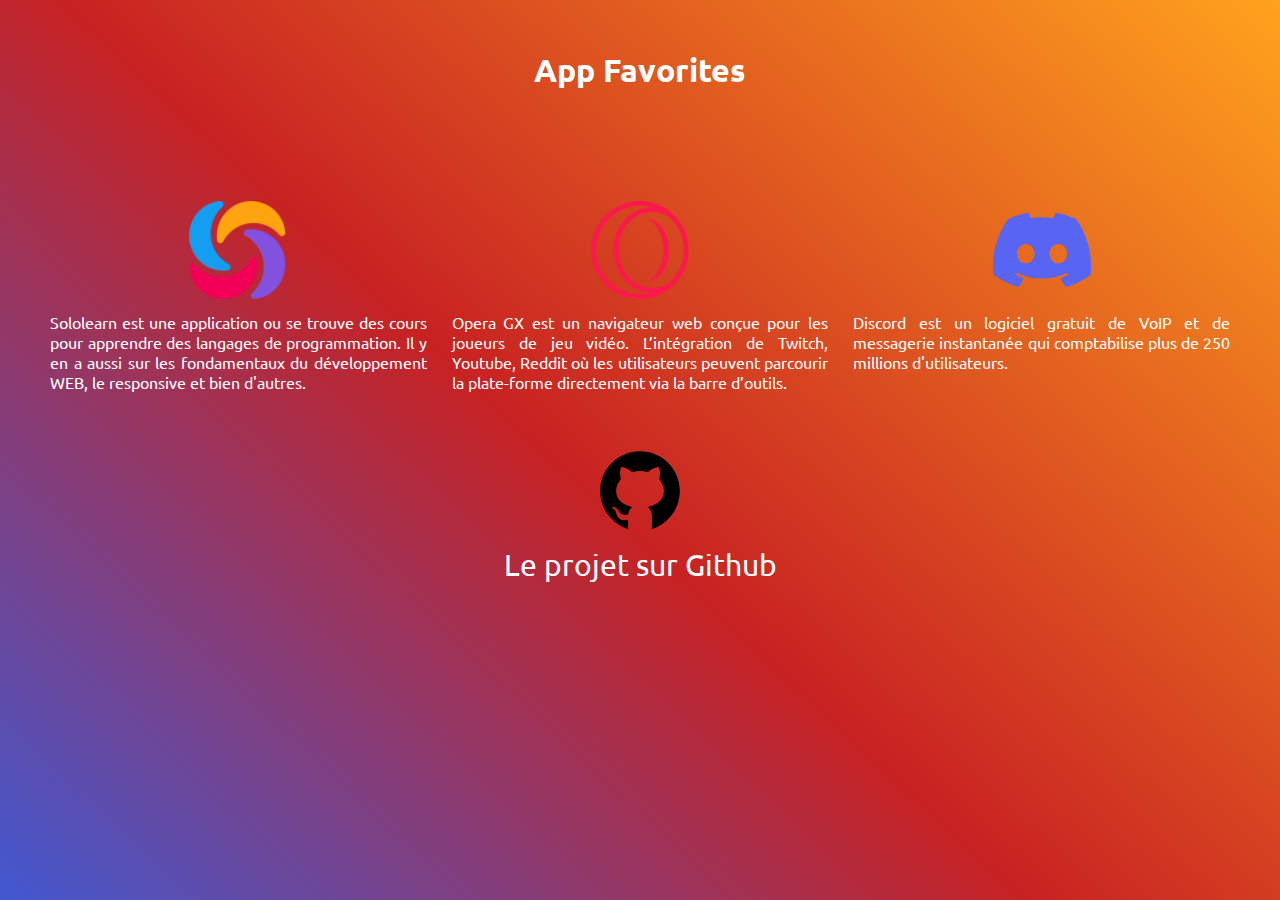
<file: index.html>
<!DOCTYPE html>
<html lang="fr">
<head>
    <meta charset="UTF-8">
    <meta http-equiv="X-UA-Compatible" content="IE=edge">
    <meta name="viewport" content="width=device-width, initial-scale=1.0">
    <title>App Favorites</title>
    <link rel="stylesheet" href="styles.css" type="text/css">
    <link rel="preconnect" href="https://fonts.googleapis.com">
    <link rel="preconnect" href="https://fonts.gstatic.com" crossorigin>
    <link href="https://fonts.googleapis.com/css2?family=Ubuntu&display=swap" rel="stylesheet">
</head>
<body>
    <header>
        <h1>App Favorites</h1>
    </header>
    <main>
        <div class="apps">
            <div class="sololearn">
                <a href="sololearn.html"><img src="img/SoloLearn_logo.svg.png" alt="" class="flip"></a>
                <p>Sololearn est une application ou se trouve des cours pour apprendre des langages de programmation. Il y en a aussi sur les fondamentaux du développement WEB, le responsive et bien d'autres.</p>
            </div>
            <div class="operagx">
                <a href="operagx.html"><img src="img/operagxicon.png" alt="" class="flip2"></a>
                <p>Opera GX est un navigateur web conçue pour les joueurs de jeu vidéo. L’intégration de Twitch, Youtube, Reddit où les utilisateurs peuvent parcourir la plate-forme directement via la barre d’outils.</p>
            </div>
            <div class="discord">
                <a href="discord.html"><img src="img/discord-mark-blue.svg" alt="" class="flip2"></a>
                <p>Discord est un logiciel gratuit de VoIP et de messagerie instantanée qui comptabilise plus de 250 millions d'utilisateurs.</p>
            </div>
        </div>
    </main>
    <footer>
        <div class="github">
            <a href="https://github.com/christopher-cornet/app-favorites" target="_blank"><img src="img/github.svg" alt="" class="flip2"></a>
        </div>
        <div class="paragraph">
            <p>Le projet sur Github</p>
        </div>
    </footer>
</body>
</html>
</file>
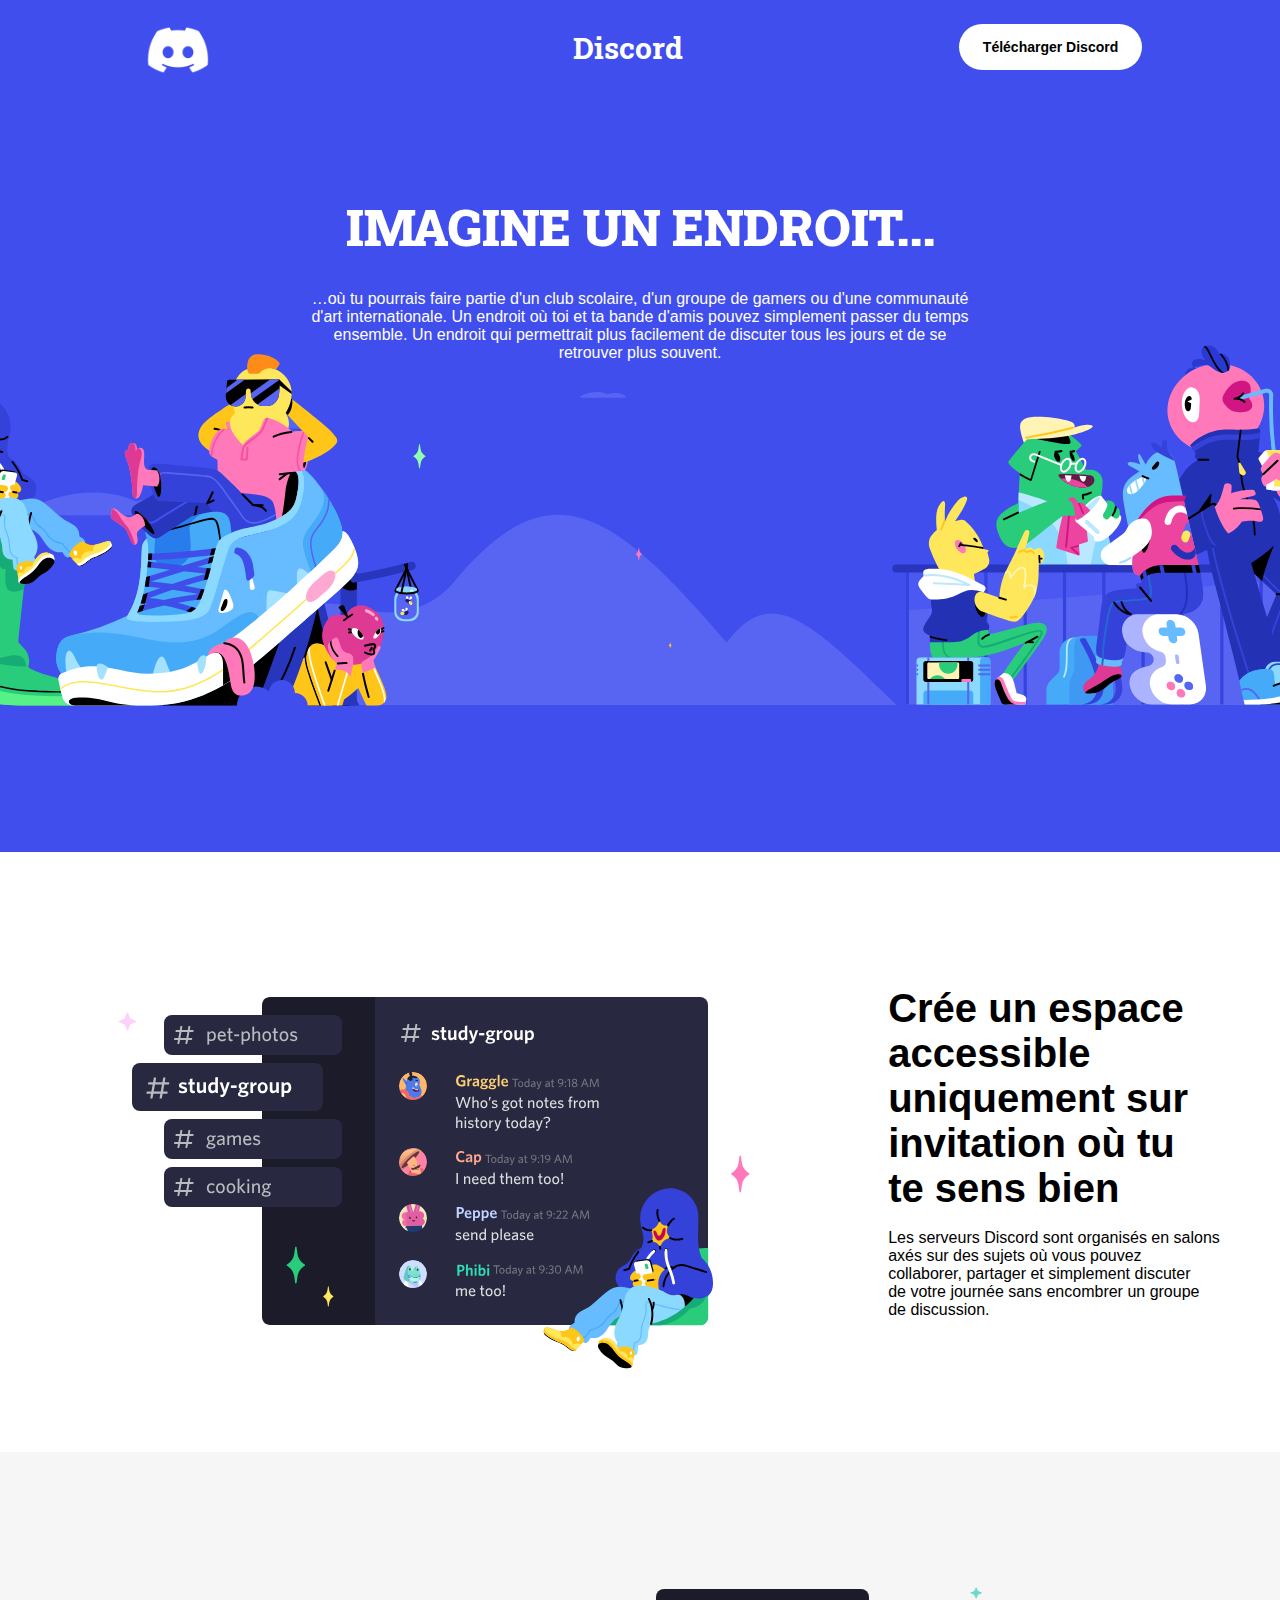
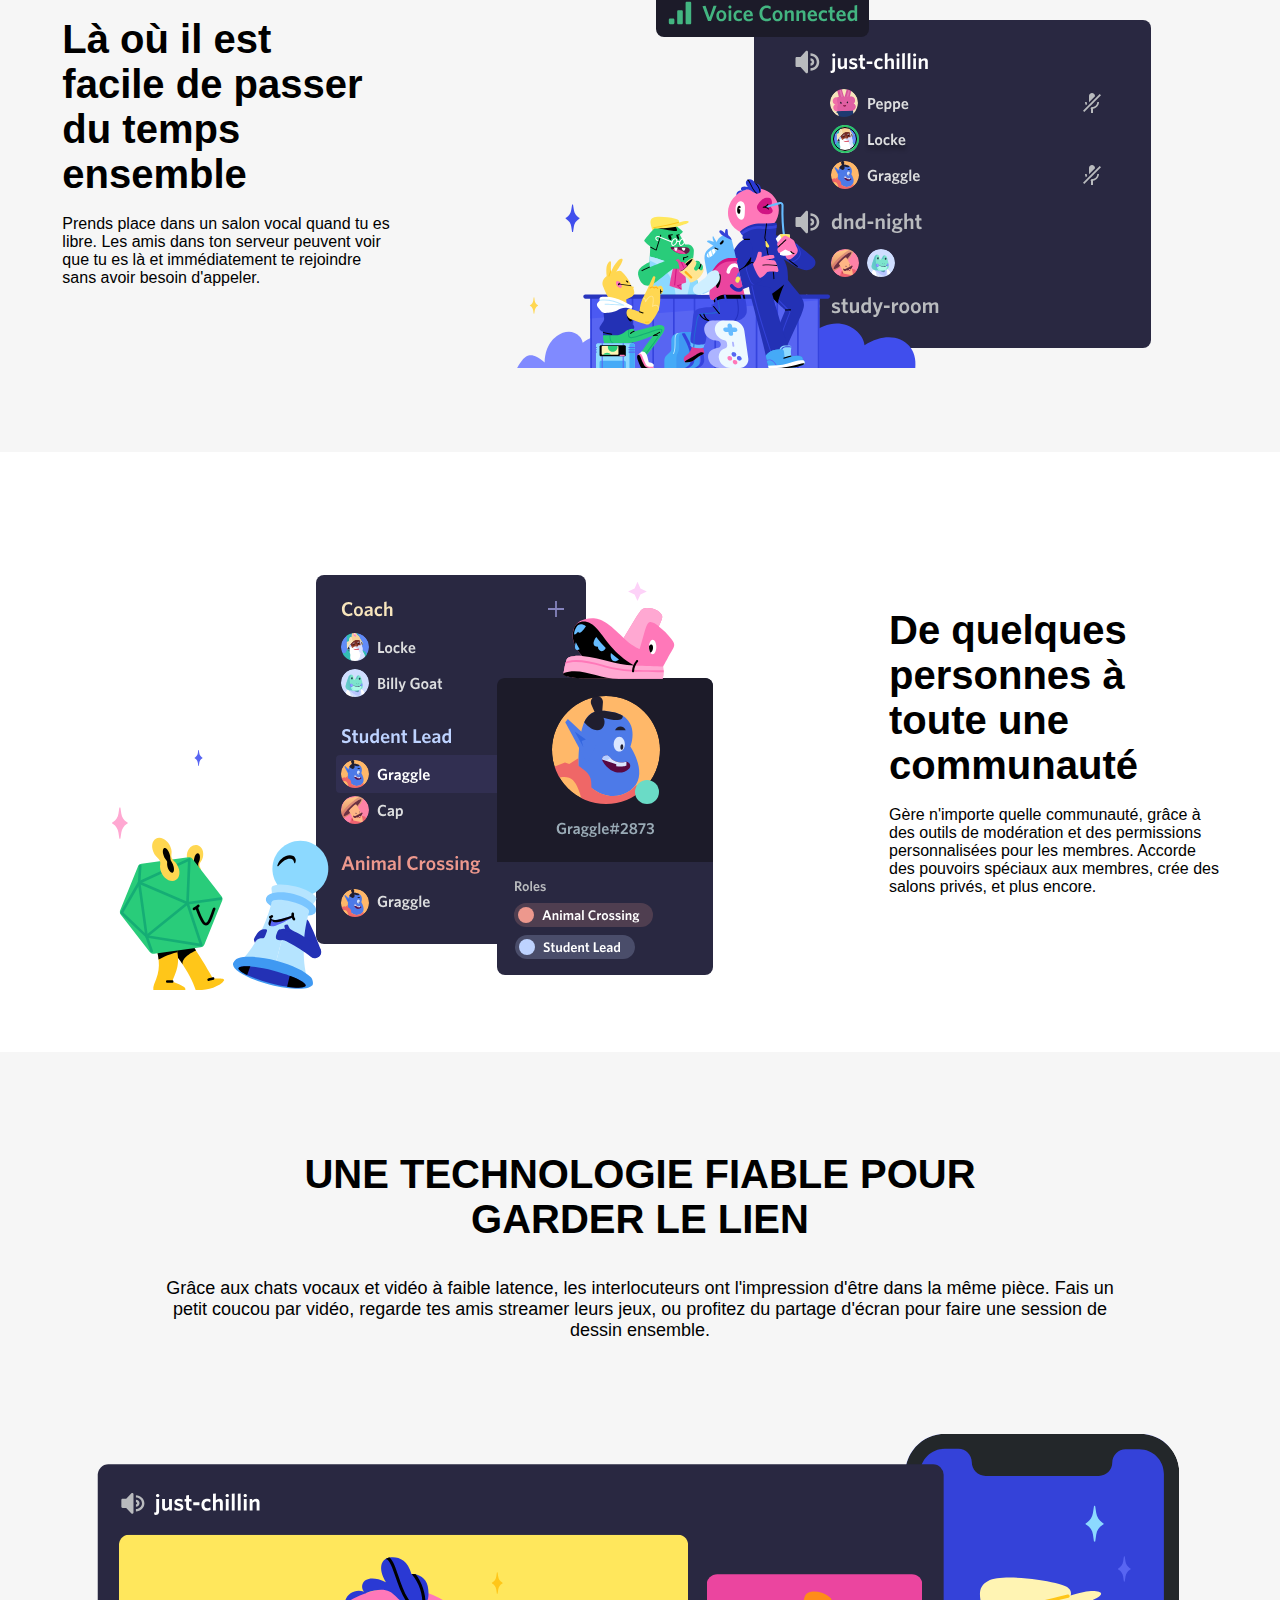
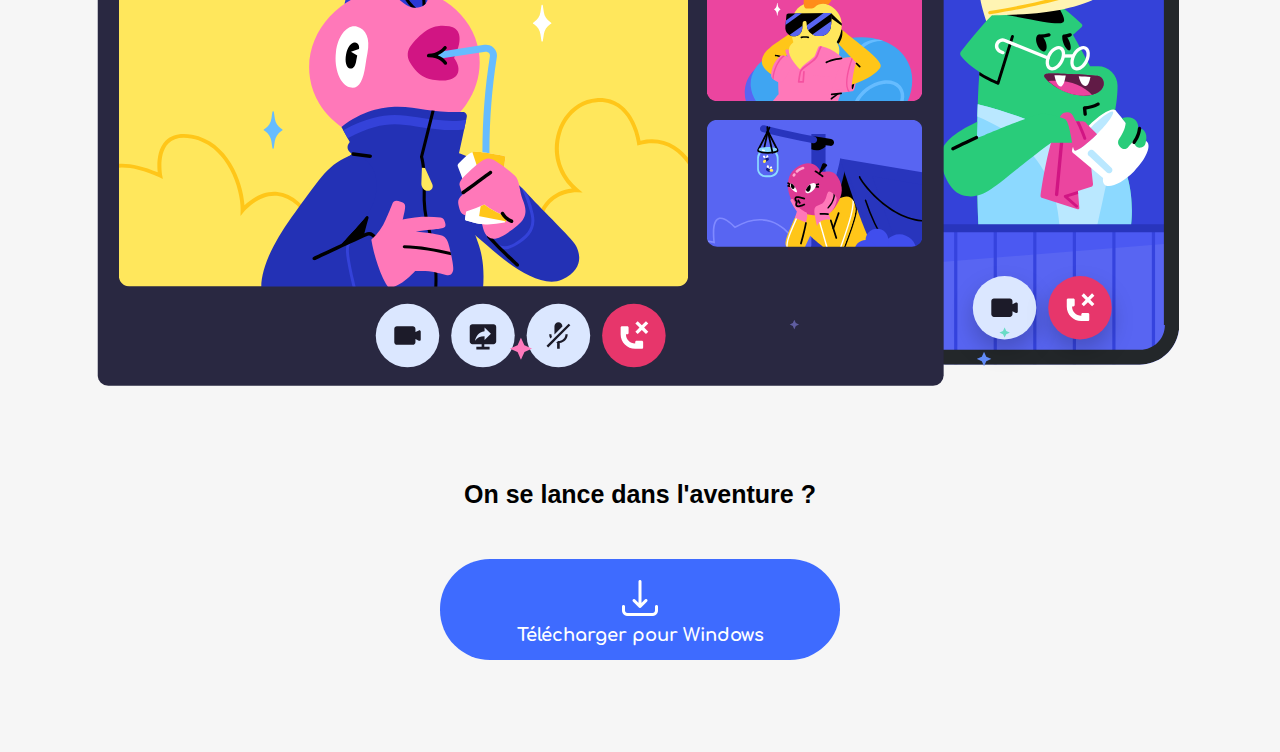
<file: discord.html>
<!DOCTYPE html>
<html lang="fr">
<head>
    <meta charset="UTF-8">
    <meta http-equiv="X-UA-Compatible" content="IE=edge">
    <meta name="viewport" content="width=device-width, initial-scale=1.0">
    <title>Discord | LE lieu pour discuter et se retrouver</title>
    <link rel="stylesheet" href="discord.css" type="text/css">
    <link rel="icon" href="img/discordcircle.png">
</head>
<body>
    <header>
        <div class="navbar">
            <div class="img-discord">
                <a href="index.html"><img src="img/discordicon.png" alt="" class="flip"></a>
            </div>
            <div class="discord">
                <p><b>Discord</b></p>
            </div>
            <div class="right">
                <button class="btndiscord">
                    <a href="https://discord.com/"><p><b>Télécharger Discord</b></p></a>
                </button>
            </div>
        </div>
        <div class="lowheader">
            <h1><b>IMAGINE UN ENDROIT...</b></h1>
            <p>…où tu pourrais faire partie d'un club scolaire, d'un groupe de gamers ou d'une communauté <br> d'art internationale. Un endroit où toi et ta bande d'amis pouvez simplement passer du temps <br> ensemble. Un endroit qui permettrait plus facilement de discuter tous les jours et de se <br> retrouver plus souvent.</p>
            <img src="img/discord0.svg" alt="" class="discord0">
            <img src="img/discord1.svg" alt="" class="discord1">
            <img src="img/discord2.svg" alt="" class="discord2">
        </div>
    </header>
    <main>
        <div class="square">
            <img src="img/discord3.svg" alt="" class="discord3">
            <p><span><b>Crée un espace <br> accessible <br> uniquement sur <br> invitation où tu <br> te sens bien</b></span> <br><br> Les serveurs Discord sont organisés en salons <br> axés sur des sujets où vous pouvez <br> collaborer, partager et simplement discuter <br> de votre journée sans encombrer un groupe <br> de discussion.</p>
        </div>
        <div class="square2">
            <p><span><b>Là où il est <br> facile de passer <br> du temps <br> ensemble</b></span> <br><br> Prends place dans un salon vocal quand tu es <br> libre. Les amis dans ton serveur peuvent voir <br> que tu es là et immédiatement te rejoindre <br> sans avoir besoin d'appeler.</p>
            <img src="img/discord4.svg" alt="" class="discord4">
        </div>
        <div class="square3">
            <img src="img/discord5.svg" alt="" class="discord5">
            <p><span><b>De quelques <br> personnes à <br> toute une <br> communauté</b></span> <br><br> Gère n'importe quelle communauté, grâce à <br> des outils de modération et des permissions <br> personnalisées pour les membres. Accorde <br> des pouvoirs spéciaux aux membres, crée des <br> salons privés, et plus encore.</p>
        </div>
        <div class="square4">
            <p><span><b>UNE TECHNOLOGIE FIABLE POUR <br> GARDER LE LIEN</b></span></p> <br><br> <p>Grâce aux chats vocaux et vidéo à faible latence, les interlocuteurs ont l'impression d'être dans la même pièce. Fais un <br> petit coucou par vidéo, regarde tes amis streamer leurs jeux, ou profitez du partage d'écran pour faire une session de <br> dessin ensemble.</p>
            <div class="square4image">
                <img src="img/discord6.svg" alt="" class="discord6">
            </div>
            <img src="img/discord7.svg" alt="" class="discord7">
            <p class="adventure"><b>On se lance dans l'aventure ?</b></p>
            <div class="btndownload">
                <button class="downloaddiscord">
                    <a href="https://discord.com/"><img src="img/downloadicon.png" alt=""><p><b>Télécharger pour Windows</b></p></a>
                </button>
            </div>
        </div>
    </main>
</body>
</html>
</file>
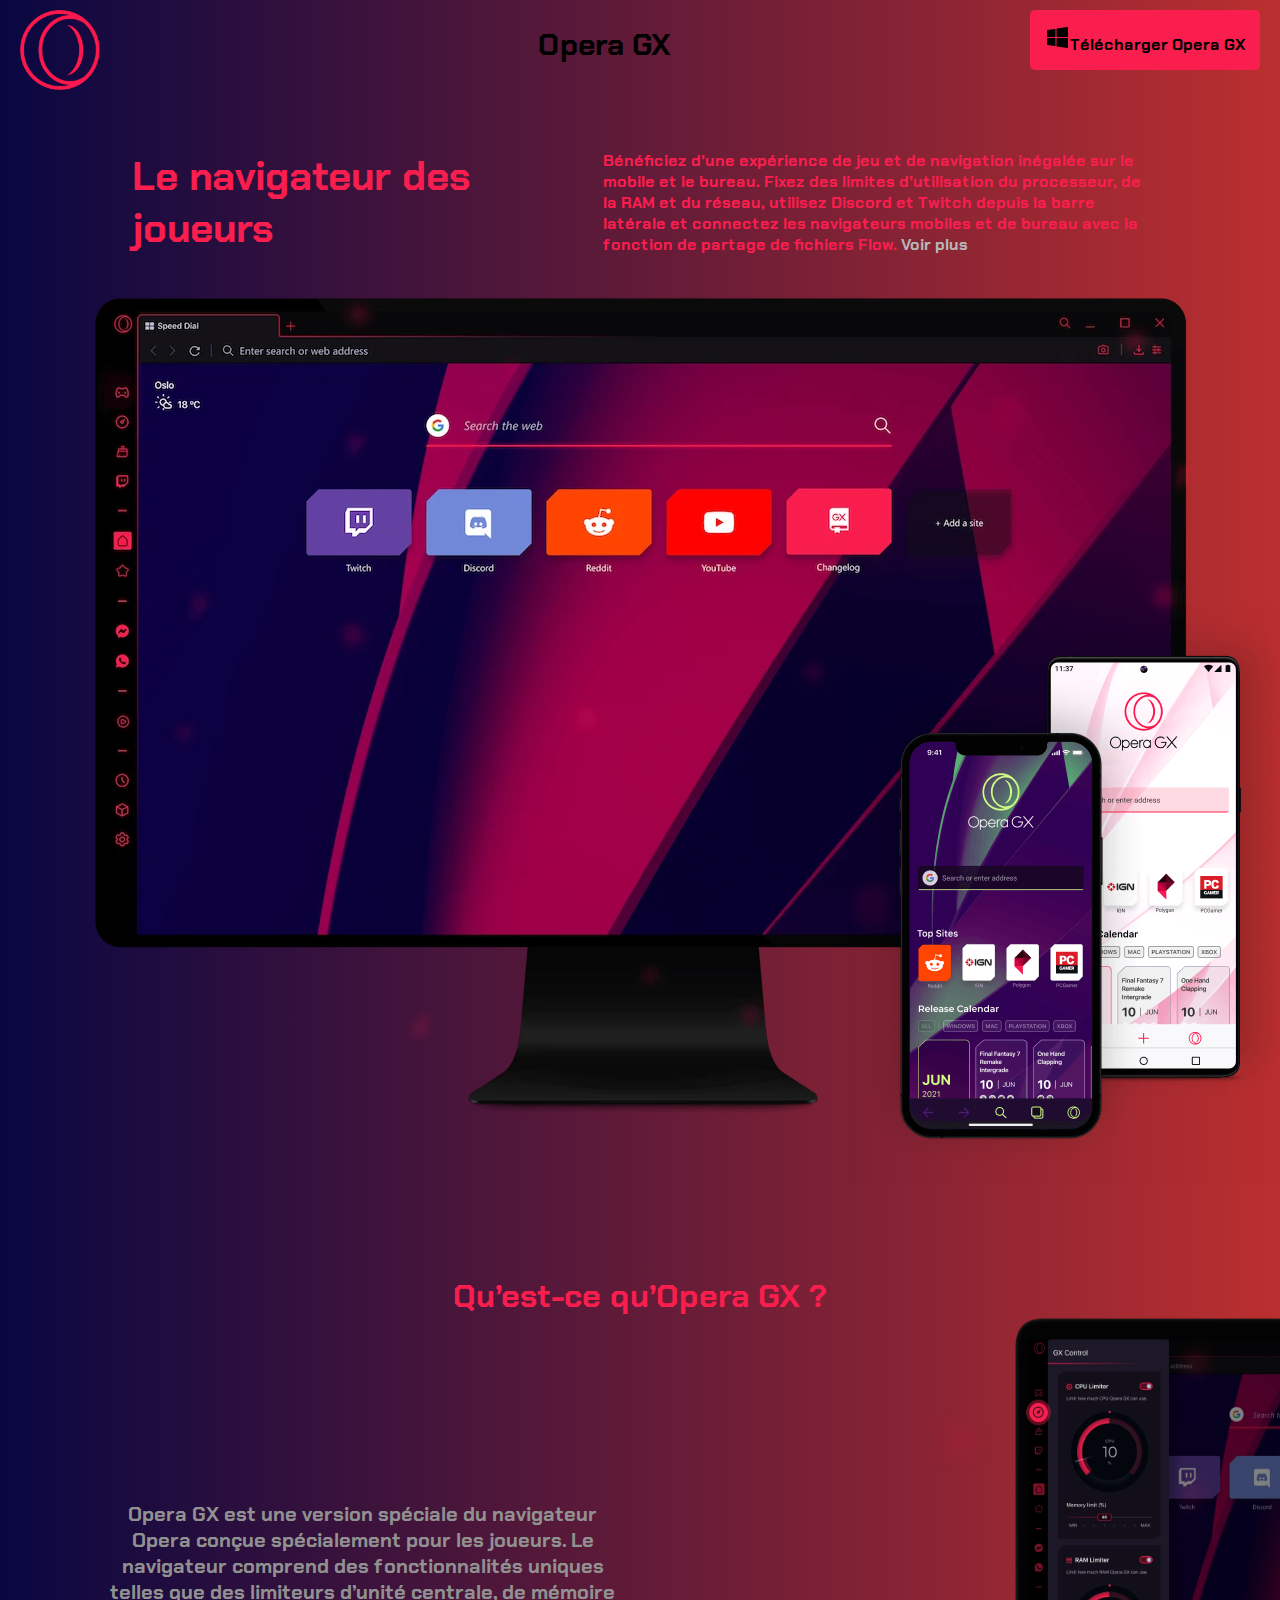
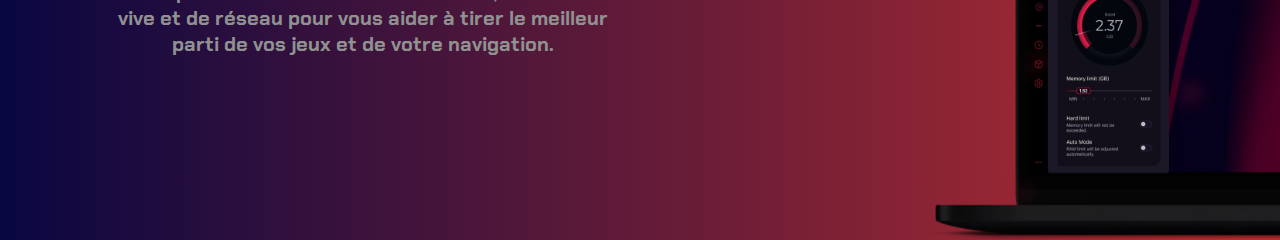
<file: operagx.html>
<!DOCTYPE html>
<html lang="fr">
<head>
    <meta charset="UTF-8">
    <meta http-equiv="X-UA-Compatible" content="IE=edge">
    <meta name="viewport" content="width=device-width, initial-scale=1.0">
    <title>Opera GX | Navigateur de jeu | Opera</title>
    <link rel="stylesheet" href="operagx.css" type="text/css">
    <link rel="icon" href="img/operagxicon.png">
</head>
<body>
    <header>
        <div class="navbar">
            <div class="img-operagx">
                <a href="index.html"><img src="img/operagxicon.png" alt="" class="flip"></a>
            </div>
            <div class="operagx">
                <p><b>Opera GX</b></p>
            </div>
            <div class="right">
                <button class="btnoperagx">
                    <a href="https://www.opera.com/fr/gx"><p><b><img src="img/icons8-windows-10.svg" alt="" class="windows10">Télécharger Opera GX</b></p></a>
                </button>
            </div>
        </div>
    </header>
    <main>
        <div class="maincontent">
            <h1><b>Le navigateur des <br> joueurs</b></h1>
            <p><b>Bénéficiez d'une expérience de jeu et de navigation inégalée sur le mobile et le bureau. Fixez des limites d'utilisation du processeur, de la RAM et du réseau, utilisez Discord et Twitch depuis la barre latérale et connectez les navigateurs mobiles et de bureau avec la fonction de partage de fichiers Flow. <span>Voir plus</span></b></p>
        </div>
        <div class="operamainimg">
            <img src="img/operagxscreen.webp" alt="" class="screen">
            <img src="img/operagxmobile.webp" alt="" class="mobile">
        </div>
        <div class="whatisoperagx">
            <h1>Qu’est-ce qu’Opera GX ?</h1>
            <div class="imgdescription">
                <p><b>Opera GX est une version spéciale du navigateur Opera conçue spécialement pour les joueurs. Le navigateur comprend des fonctionnalités uniques telles que des limiteurs d’unité centrale, de mémoire vive et de réseau pour vous aider à tirer le meilleur parti de vos jeux et de votre navigation.</b></p>
                <img src="img/operagxlaptop.webp" alt="" class="operagxlaptop">
            </div>
            
        </div>
    </main>
</body>
</html>
</file>
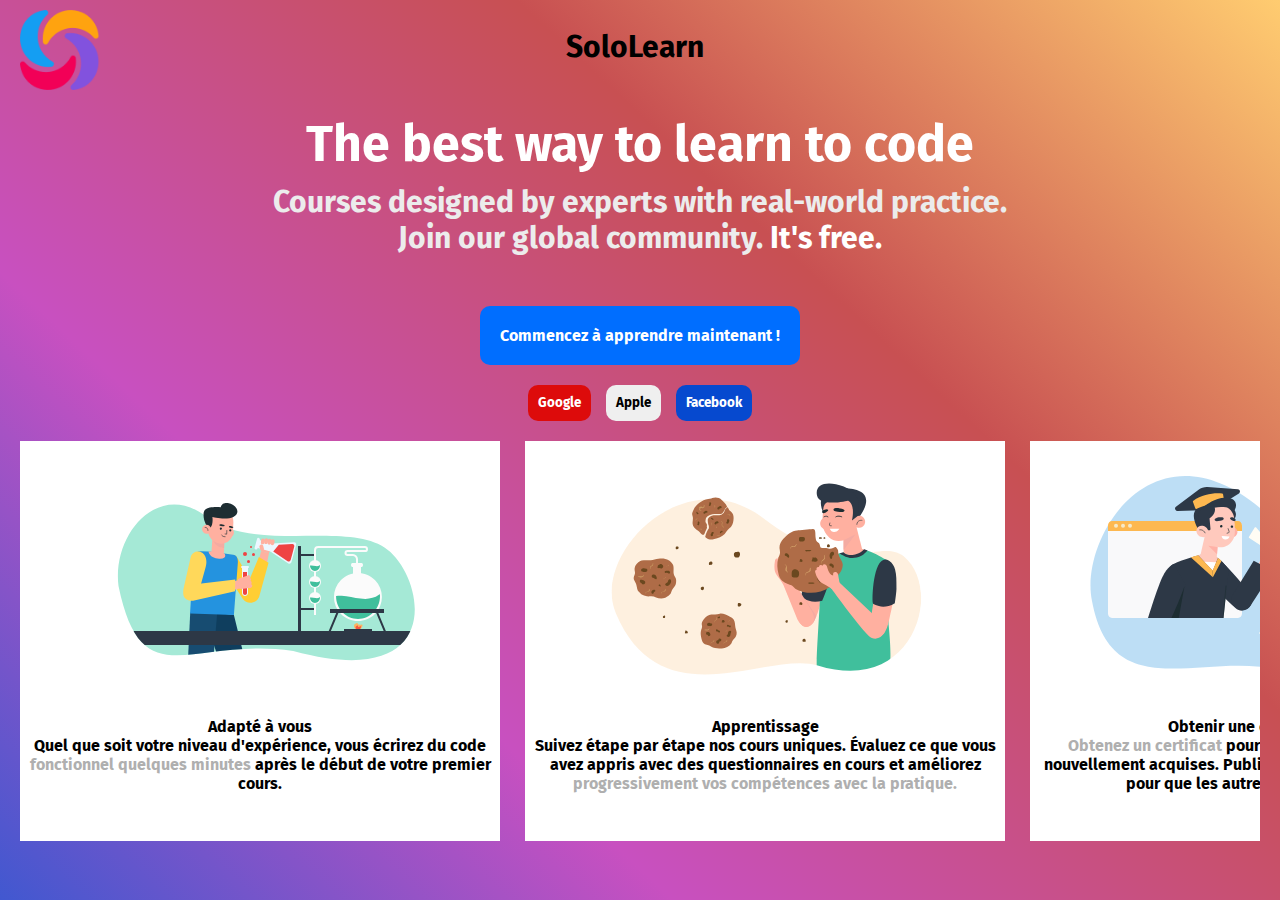
<file: sololearn.html>
<!DOCTYPE html>
<html lang="fr">
<head>
    <meta charset="UTF-8">
    <meta http-equiv="X-UA-Compatible" content="IE=edge">
    <meta name="viewport" content="width=device-width, initial-scale=1.0">
    <title>Sololearn: Learn to Code</title>
    <link rel="stylesheet" href="sololearn.css" type="text/css">
    <link rel="icon" href="img/SoloLearn_logo.svg.png">
</head>
<body>
    <header>
        <div class="navbar">
            <div class="img-sololearn">
                <a href="index.html"><img src="img/SoloLearn_logo.svg.png" alt="" class="flip"></a>
            </div>
            <div class="sololearn">
                <p><b>SoloLearn</b></p>
            </div>
            <div class="right">

            </div>
        </div>
    </header>
    <main>
        <div class="titles">
            <div class="title1">
                <p><b>The best way to learn to code</b></p>
            </div>
            <div class="title2">
                <p><b><span>Courses designed by experts with real-world practice. <br> Join our global community.</span> It's free.</b></p>
            </div>
        </div>
        <div class="buttonmid">
            <button class="btn"><b><a href="https://play.google.com/store/apps/details?id=com.sololearn&hl=fr&gl=US">Commencez à apprendre maintenant !</a></b></button>
        </div>

        <!-- Boutons réseaux -->
        <div class="buttonunder">
            <a href="https://play.google.com/store/apps/details?id=com.sololearn&hl=fr&gl=US"><button class="btnleft"><b><span>Google</span></b></button></a>
            <a href="https://apps.apple.com/us/app/sololearn-learn-to-code-apps/id1210079064"><button class="btnmid"><b>Apple</b></button></a>
            <a href="https://www.facebook.com/Sololearn/"><button class="btnright"><b><span>Facebook</span></b></button></a>
        </div>

        <!-- Grid 1 -->
        <div class="square">
            <div class="square1">
                <img src="img/grid1.svg" alt="">
                <p><b>Adapté à vous</b></p>
                <p><b>Quel que soit votre niveau d'expérience, vous écrirez du code <span>fonctionnel quelques minutes</span> après le début de votre premier cours.</b></p>
            </div>
            <div class="square2">
                <img src="img/grid2.svg" alt="">
                <p><b>Apprentissage</b></p>
                <p><b>Suivez étape par étape nos cours uniques. Évaluez ce que vous avez appris avec des questionnaires en cours et améliorez <span>progressivement vos compétences avec la pratique.</span></b></p>
            </div>
            <div class="square3">
                <img src="img/grid3.svg" alt="">
                <p><b>Obtenir une certification</b></p>
                <p><b><span>Obtenez un certificat</span> pour valider vos compétences nouvellement acquises. Publiez-le sur les réseaux sociaux pour que les autres puissent le voir.</b></p>
            </div>
        </div>
    </main>
</body>
</html>
</file>
<file: styles.css>
@import url('https://fonts.googleapis.com/css2?family=Ubuntu&display=swap');

html, body {
    max-width: 100%;
    overflow-y: hidden;
}

* {
    margin: 0;
    padding: 0;
    box-sizing: border-box;
    font-family: 'Ubuntu', sans-serif;
}

body {
    background-color: #4158D0;
    background-image: linear-gradient(43deg, #4158D0 0%, #c82222 46%, #ffa21d 100%);
    min-height: 100vh;
}

header h1 {
    display: flex;
    justify-content: center;
    color: #fff;
    margin-top: 50px;
}

.navbar {
    display: flex;
    justify-content: center;
    gap: 50px;
    margin-top: 20px;
}

.navbar a {
    text-decoration: none;
    color: #000;
}

/* Sololearn */
.sololearn img {
    animation: grow 1s;
    width: 98px;
    height: 98px;
}

.sololearn p {
    font-size: 16px;
    color: #fff;
    animation-name: opacitytransition;
    animation-duration: 2s;
}
@keyframes opacitytransition {
    from {
       
        opacity: 0;
    }
    to {
       
        opacity: 1;
    }
}

.sololearn-navbar {
    color: rgb(127, 0, 156);
    text-shadow: 50px;
}

.sololearn-navbar:hover {
    color: rgb(255, 255, 255);
    background-color: rgb(0, 117, 212);
    transition: 0.6s;
}

.flip:hover {
    transform: rotate(720deg);
    transition: transform 1s ease-in-out;
}
.flip2:hover {
    transform: rotate(360deg);
    transition: transform 750ms ease-in-out;
}

/* Opera GX */
.operagx img {
    animation: grow 1.5s;
    width: 98px;
    height: 98px;
}

.operagx p {
    color: #fff;
    font-size: 16px;
    animation-name: opacitytransition;
    animation-duration: 2.5s;
}

.operagx-navbar {
    color: rgb(255, 65, 40);
}

.operagx-navbar:hover {
    color: rgb(255, 255, 255);
    background-color: rgb(214, 0, 0);
    transition: 0.6s;
}

/* Discord */
.discord img {
    animation: grow 2s;
    width: 98px;
    height: 98px;
}

.discord p {
    color: #fff;
    font-size: 16px;
    animation-name: opacitytransition;
    animation-duration: 3s;
}

.discord-navbar {
    color: rgb(28, 0, 238);
}

.discord-navbar:hover {
    color: rgb(255, 255, 255);
    background-color: rgb(28, 0, 238);
    transition: 0.6s;
}

/* Applis */
.apps {
    display: grid;
    grid-template-columns: repeat(3, 1fr);
    grid-template-rows: 1fr;
    grid-column-gap: 25px;
    grid-row-gap: 0px;
    justify-items: center;
    margin-top: 110px;
    text-align: center;
    margin-left: 50px;
    margin-right: 50px;
}

.apps p {
    text-align: justify;
    margin-top: 10px;
}

/* Footer */
.github {
    display: flex;
    justify-content: center;
    margin-top: 50px;
}
.github a {
    text-decoration: none;
    color: #fff;
    font-size: 30px;
}
.github a:hover {
    text-decoration: none;
    color: rgb(77, 106, 255);
    font-size: 30px;
}
.github img {
    margin-left: 15px;
    animation: grow 2.5s;
    width: 98px;
    height: 98px;
    margin-right: 15px;
}
/* Animation d'agrandissement sur les logos */
@keyframes grow {
    from {
        transform: scale(0);
    }
    to {
        transform: scale(1);
    }
}

.paragraph p {
    animation-name: opacitytransition;
    animation-duration: 3.5s;
    color: #fff;
    font-size: 30px;
    display: flex;
    justify-content: center;
}
</file>
<file: discord.css>
@import url('https://fonts.googleapis.com/css2?family=Roboto+Slab:wght@700&display=swap');
@import url('https://fonts.googleapis.com/css2?family=Comfortaa:wght@700&display=swap');

* {
    margin: 0;
    padding: 0;
    box-sizing: border-box;
}

html, body {
    max-width: 100%;
    overflow-x: hidden;
}

header {
    height: 100vh;
}

.img-discord img {
    height: 80px;
    width: 80px;
}

body {
    background-color: #404EED;
    background-repeat: no-repeat;
    min-height: 100vh;
}

.navbar {
    max-height: 100px;
    display: flex;
    align-items: center;
    justify-content: space-around;
}

.navbar img {
    height: 80px;
    width: 80px;
}

.img-discord {
    margin: 10px 0px 0px 0px;
}

.flip {
    animation: grow 1.5s;
    width: 98px; height: 98px;
}
.flip:hover {
    transform: rotate(-360deg);
    transition: transform 500ms ease-in-out;
}
/* Animation d'agrandissement sur le logo */
@keyframes grow {
    from {
        transform: scale(0);
    }
    to {
        transform: scale(1);
    }
}

.discord {
    text-align: center;
    font-size: 30px;
    animation: grow 1.5s;
    font-family: 'Roboto Slab', serif;
    color: #ffffff;
}

.discord b {
    padding-left: 80px;
}

.btndiscord {
    background-color: #ffffff;
    border-radius: 25px;
    border: none;
    color: rgb(0, 0, 0);
    padding: 15px 24px;
    text-align: center;
    font-size: 14px;
    cursor: pointer;
    animation: grow 1.5s;
}
.btndiscord a {
    color: rgb(0, 0, 0);
    text-decoration: none;
}
.btndiscord a:hover {
    color: rgb(62, 107, 255);
}

/* Low Header*/
.lowheader h1 {
    display: flex;
    justify-content: center;
    text-align: center;
    color: #fff;
    font-family: 'Roboto Slab', serif;
    margin-top: 100px;
    font-size: 50px;
    z-index: 2;
    animation: grow 3s;
}
.lowheader p {
    display: flex;
    text-align: center;
    justify-content: center;
    align-items: center;
    color: #fff;
    font-family: Verdana, sans-serif;
    margin-top: 30px;
    z-index: 2;
    animation: grow 4s;
}
.lowheader {
    position: relative;
}

/* Images Low Header*/
.discord0 {
    z-index: 1;
    height: 576px;
    width: 1823px;
    position: absolute;
    top: 0px;
    left: 0px;
    animation: grow 5s;
}
.discord1 {
    z-index: 2;
    position: absolute;
    left: -270px;
    top: 160px;
    animation: grow 5s;
}
.discord2 {
    z-index: 2;
    position: absolute;
    right: -227px;
    top: 151px;
    animation: grow 5s;
}

/* 1ere carré */
.square {
    background-color: #fff;
    height: 600px;
    width: 100%;
    z-index: 1;
    margin-top: -48px;
    overflow-y: hidden;
    display: grid;
    grid-template-columns: repeat(2, 1fr);
    grid-template-rows: 1fr;
    grid-column-gap: 50px;
    grid-row-gap: 0px;
    justify-items: center;
    align-items: center;
}
.discord3 {
    margin-top: 50px;
    margin-left: 100px;
}
.square span {
    font-size: 40px;
}
.square p {
    font-family: Verdana, sans-serif;
}

/* 2e carré */
.square2 {
    background-color: #f6f6f6;
    height: 600px;
    width: 100%;
    z-index: 1;
    overflow-y: hidden;
    display: grid;
    grid-template-columns: repeat(2, 1fr);
    grid-template-rows: 1fr;
    grid-column-gap: 50px;
    grid-row-gap: 0px;
    justify-items: center;
    align-items: center;
}
.discord4 {
    margin-top: 50px;
    margin-right: 100px;
}
.square2 span {
    font-size: 40px;
}
.square2 p {
    font-family: Verdana, sans-serif;
}

/* 3e carré */
.square3 {
    background-color: rgb(255, 255, 255);
    height: 600px;
    width: 100%;
    z-index: 1;
    overflow-y: hidden;
    display: grid;
    grid-template-columns: repeat(2, 1fr);
    grid-template-rows: 1fr;
    grid-column-gap: 50px;
    grid-row-gap: 0px;
    justify-items: center;
    align-items: center;
}
.discord5 {
    margin-top: 50px;
    margin-left: 100px;
}
.square3 span {
    font-size: 40px;
}
.square3 p {
    font-family: Verdana, sans-serif;
}

/* 4e carré */
.square4 {
    background-color: #f6f6f6;
    height: 1300px;
    width: 100%;
    z-index: 1;
    overflow-y: hidden;
}
.square4 p {
    display: flex;
    justify-content: center;
    text-align: center;
    font-size: 18px;
    z-index: 1;
    font-family: Verdana, sans-serif;
}
.square4 span {
    font-size: 40px;
    margin-top: 100px;
}
.square4image {
    display: flex;
    justify-content: center;
}
.square4image img {
    height: 739px;
    width: 1157px;
}

.discord7 {
    position: absolute;
    top: 3520px;
    left: 510px;
    z-index: 1;
    width: 500px;
}
.adventure b {
    font-size: 25px;
}

.downloaddiscord {
    background-color: rgb(62, 107, 255);
    border-radius: 50px;
    border: none;
    color: rgb(0, 0, 0);
    padding: 15px 24px;
    text-align: center;
    font-size: 14px;
    cursor: pointer;
    width: 400px;
    margin-top: 50px;
}
.downloaddiscord:hover {
    background-color: rgb(119, 150, 255);
}
.downloaddiscord a {
    color: rgb(255, 255, 255);
    text-decoration: none;
}
.btndownload {
    display: flex;
    justify-content: center;
}
.downloaddiscord b {
    font-family: 'Comfortaa', cursive;
}
</file>
<file: operagx.css>
@import url('https://fonts.googleapis.com/css2?family=Chakra+Petch&display=swap');

html, body {
    max-width: 100%;
    overflow-x: hidden;
}

* {
    margin: 0;
    padding: 0;
    box-sizing: border-box;
    font-family: 'Chakra Petch', sans-serif;
}

body {
    background-color: #000000;
    background-image: linear-gradient(90deg, #090741 0%, #bb2f2f 100%);
    background-repeat: no-repeat;
    min-height: 200vh;
}

.navbar {
    max-height: 100px;
    display: flex;
    justify-content: space-between;
}

.img-operagx {
    margin: 10px 0px 0px 20px;
    animation: grow 1.5s;
    width: 98px; height: 98px;
}

.flip {
    height: 80px;
    width: 80px;
}

.flip:hover {
    transform: rotate(-360deg);
    transition: transform 500ms ease-in-out;
}
/* Animation d'agrandissement sur le logo */
@keyframes grow {
    from {
        transform: scale(0);
    }
    to {
        transform: scale(1);
    }
}

.operagx {
    text-align: center;
    font-size: 30px;
    animation-name: title;
    animation-duration: 8s;
    animation-iteration-count: infinite;
    margin-top: 25px;
    margin-left: 60px;
}
.operagx:hover {
    color: #ffcc70;
    cursor: pointer;
}
@keyframes title {
    0%   {color: #090741;}
    50% {color: #bb2f2f;}
    100%   {color: #090741;}
}

/* Bouton Opera GX */
.btnoperagx {
    background-color: #FA1E4E;
    border: none;
    color: white;
    padding: 15px;
    text-decoration: none;
    font-size: 16px;
    border-radius: 5px;
    cursor: pointer;
    text-align: center;
    margin: 10px 20px 0px 0px;
}
.btnoperagx:hover {
    background-color:#ea1443;
}
.btnoperagx img {
    height: 25px;
    width: 25px;
}
.btnoperagx a {
    text-decoration: none;
    color: #000000;
}

/* Main Content */
.maincontent {
    display: flex;
    justify-content: space-evenly;
    margin-top: 50px;
}
.maincontent p {
    max-width: 545px;
    color: #FA1E4E;
}
.maincontent p span {
    max-width: 545px;
    color: #b7b7b7;
}
.maincontent h1 {
    color: #FA1E4E;
    font-size: 40px;
}
.operamainimg {
    display: flex;
    justify-content: center;
    margin-top: 30px;
    position: relative;
    min-height: 60vh;
}
.screen {
    position: absolute;
    z-index: 1;
}
.mobile {
    position: absolute;
    z-index: 2;
    margin: 320px 0px 0px 880px;
}

/* Main Content Suite*/
.whatisoperagx h1 {
    display: flex;
    justify-content: center;
    margin-top: 450px;
    color: #FA1E4E;
}

.imgdescription {
    display: flex;
    justify-content: space-between;
    text-align: center;
    align-items: center;
}
.imgdescription p {
    color: #919191;
    min-width: 525px;
    max-height: 300px;
    font-size: 20px;
    margin-left: 100px;
}

.operagxlaptop {
    height: 523px;
    width: 877px;
    margin-left: 300px;
}
</file>
<file: sololearn.css>
@import url('https://fonts.googleapis.com/css2?family=Fira+Sans&display=swap');

* {
    margin: 0;
    padding: 0;
    box-sizing: border-box;
    font-family: 'Fira Sans', sans-serif;
}

body {
    background-color: #4158D0;
    background-image: linear-gradient(43deg, #4158D0 0%, #c850c0 30%, #c85052 66%, #ffcc70 100%);
    background-repeat: no-repeat;
    min-height: 100vh;
}

.navbar {
    max-height: 100px;
    display: flex;
    align-items: center;
}

.navbar img {
    height: 80px;
    width: 80px;
}

.img-sololearn {
    margin: 10px 0px 0px 20px;
}

.flip {
    animation: grow 1.5s;
    width: 98px; height: 98px;
}
.flip:hover {
    transform: rotate(-360deg);
    transition: transform 500ms ease-in-out;
}
/* Animation d'agrandissement sur le logo */
@keyframes grow {
    from {
        transform: scale(0);
    }
    to {
        transform: scale(1);
    }
}

.img-sololearn, .right {
    flex: 1;
}

.sololearn {
    text-align: center;
    font-size: 30px;
    animation-name: title;
    animation-duration: 8s;
    animation-iteration-count: infinite;
    margin-right: 30px;
}
.sololearn:hover {
    color: #ffcc70;
    cursor: pointer;
}
@keyframes title {
    0%   {color: rgb(0, 140, 255);}
    15%  {color: rgb(255, 179, 0);}
    30%  {color: rgb(166, 0, 255);}
    45% {color: rgb(255, 0, 0);}
    60%  {color: rgb(166, 0, 255);}
    75%  {color: rgb(255, 179, 0);}
    100%   {color: rgb(0, 140, 255);}
}

/* Titres */
.title1 {
    font-size: 50px;
    color: #fff;
    display: flex;
    justify-content: center;
    margin-top: 20px;
}
.title2 {
    font-size: 30px;
    color: #fff;
    display: flex;
    justify-content: center;
    text-align: center;
    margin-top: 10px;
}
.title2 span {
    color: #ececec;
}

/* Bouton du centre */
.buttonmid {
    display: flex;
    justify-content: center;
    margin-top: 50px;
}

.buttonmid a {
    text-decoration: none;
    color: #fff;
}

.btn {
    background-color: #006eff;
    border: none;
    color: white;
    padding: 20px;
    text-align: center;
    text-decoration: none;
    display: inline-block;
    font-size: 16px;
    border-radius: 10px;
    cursor: pointer;
}
.btn:hover {
    background-color: #0095ff;
}

/* Bouton réseaux */
.buttonunder img {
    height: 30px;
    width: 30px;
}

.buttonunder {
    display: flex;
    justify-content: center;
    gap: 15px;
    margin-top: 20px;
    align-items: center;
}
.buttonunder span {
    color: #fff;
}
.buttonunder button {
    padding: 10px;
}

.btnleft {
    background-color: rgb(221, 11, 11);
    border: 0;
    border-radius: 10px;
    padding: 5px;
    cursor: pointer;
}
.btnleft:hover {
    background-color: rgb(185, 0, 0);
}

.btnmid {
    border: 0;
    border-radius: 10px;
    cursor: pointer;
    padding: 5px;
}
.btnmid:hover {
    background-color: rgb(212, 212, 212);
}

.btnright {
    background-color: rgb(6, 73, 207);
    border: 0;
    cursor: pointer;
    border-radius: 10px;
    padding: 5px;
}
.btnright:hover {
    background-color: rgb(6, 23, 207);
}

/* Carrés */
.square {
    display: grid;
    grid-template-columns: repeat(3, 1fr);
    grid-template-rows: 1fr;
    grid-column-gap: 25px;
    grid-row-gap: 0px;
    justify-items: center;
    margin-top: 20px;
    overflow-x: hidden;
    margin-left: 20px;
    margin-right: 20px;
    margin-bottom: 20px;
}
.square1 {
    background-color: white;
    height: 400px;
}
.square2 {
    background-color: white;
}
.square3 {
    background-color: white;
}
.square3 p {
    max-width: 95%;
}
.square p {
    text-align: center;
}
.square span {
    color: rgb(175, 175, 175);
}
</file>
